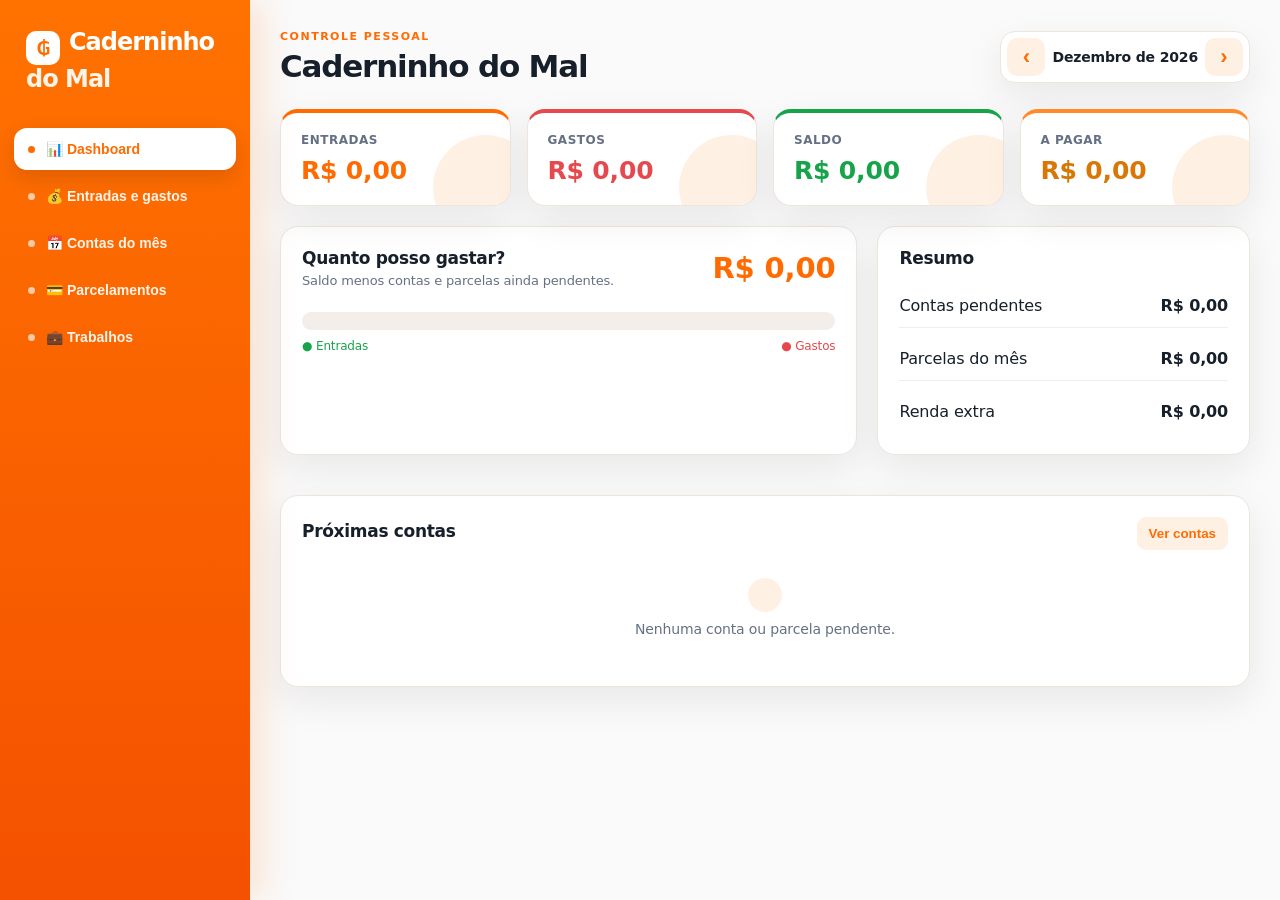
<file: index.html>
<!DOCTYPE html>
<html lang="pt-BR">
<head>
<meta charset="UTF-8">
<meta name="viewport" content="width=device-width, initial-scale=1.0">
<meta name="theme-color" content="#1677ff">
<meta name="description" content="Controle financeiro pessoal Caderninho do Mal">
<title>Caderninho do Mal</title>
<link rel="stylesheet" href="style.css">
</head>
<body>
<aside class="sidebar">
  <div class="brand">Caderninho<span> do Mal</span></div>
  <nav>
    <button class="nav active" data-view="dashboard">📊 Dashboard</button>
    <button class="nav" data-view="movimentacoes">💰 Entradas e gastos</button>
    <button class="nav" data-view="contas">📅 Contas do mês</button>
    <button class="nav" data-view="parcelas">💳 Parcelamentos</button>
    <button class="nav" data-view="trabalhos">💼 Trabalhos</button>
  </nav>
</aside>
<main>
<header class="topbar">
  <div><p class="eyebrow">Controle pessoal</p><h1>Caderninho do Mal</h1></div>
  <div class="month"><button id="prevMonth" aria-label="Mês anterior">‹</button><strong id="monthLabel"></strong><button id="nextMonth" aria-label="Próximo mês">›</button></div>
</header>

<section id="dashboard" class="view active">
  <div class="cards">
    <article><span>Entradas</span><strong id="income">R$ 0,00</strong></article>
    <article><span>Gastos</span><strong id="expense">R$ 0,00</strong></article>
    <article><span>Saldo</span><strong id="balance">R$ 0,00</strong></article>
    <article><span>A pagar</span><strong id="pending">R$ 0,00</strong></article>
  </div>
  <div class="grid">
    <section class="panel">
      <div class="panel-head"><div><h2>Quanto posso gastar?</h2><p>Saldo menos contas e parcelas ainda pendentes.</p></div><strong id="available" class="big">R$ 0,00</strong></div>
      <div class="bar"><i id="incomeBar"></i><b id="expenseBar"></b></div>
      <div class="legend"><span class="in">● Entradas</span><span class="out">● Gastos</span></div>
    </section>
    <section class="panel"><h2>Resumo</h2><div id="summary" class="summary"></div></section>
  </div>
  <section class="panel"><div class="panel-head"><h2>Próximas contas</h2><button class="link" data-view-target="contas">Ver contas</button></div><div id="nextBills"></div></section>
</section>

<section id="movimentacoes" class="view">
  <section class="panel">
    <div class="panel-head"><div><h2>Adicionar entrada ou gasto</h2><p>Registre tudo que entrou ou saiu do seu dinheiro.</p></div></div>
    <form id="movementForm" class="form">
      <select id="movementType"><option value="in">Entrada</option><option value="out">Gasto</option></select>
      <input id="movementDescription" placeholder="Ex.: Salário, mercado..." required>
      <input id="movementValue" type="number" min="0.01" step="0.01" placeholder="Valor" required>
      <input id="movementDate" type="date" required>
      <select id="movementCategory"><option>Salário</option><option>Trabalho</option><option>Alimentação</option><option>Transporte</option><option>Moradia</option><option>Lazer</option><option>Saúde</option><option>Outros</option></select>
      <select id="movementPayment"><option>Pix</option><option>Dinheiro</option><option>Débito</option><option>Crédito</option><option>Transferência</option></select>
      <button class="primary">Adicionar</button>
    </form>
  </section>
  <section class="panel"><h2>Lançamentos</h2><div id="movementList"></div></section>
</section>

<section id="contas" class="view">
  <section class="panel">
    <h2>Adicionar conta do mês</h2>
    <form id="billForm" class="form">
      <input id="billName" placeholder="Ex.: Internet" required>
      <input id="billValue" type="number" min="0.01" step="0.01" placeholder="Valor" required>
      <input id="billDate" type="date" required>
      <select id="billCategory"><option>Moradia</option><option>Internet</option><option>Energia</option><option>Água</option><option>Telefone</option><option>Transporte</option><option>Saúde</option><option>Outros</option></select>
      <label class="check"><input id="billRecurring" type="checkbox"> Repetir nos próximos meses</label>
      <button class="primary">Adicionar conta</button>
    </form>
  </section>
  <section class="panel"><h2>Contas de <span id="billMonth"></span></span></h2><div id="billList"></div></section>
</section>

<section id="parcelas" class="view">
  <section class="panel">
    <h2>Adicionar parcelamento</h2>
    <form id="installmentForm" class="form">
      <input id="installmentName" placeholder="Ex.: Celular" required>
      <select id="installmentMode" aria-label="Forma de informar o valor">
        <option value="total">Informar valor total</option>
        <option value="parcel">Informar somente o valor da parcela</option>
      </select>
      <div id="installmentTotalWrap">
        <input id="installmentTotal" type="number" min="0.01" step="0.01" placeholder="Valor total">
      </div>
      <div id="installmentValueWrap" hidden>
        <input id="installmentValue" type="number" min="0.01" step="0.01" placeholder="Valor da parcela">
      </div>
      <input id="installmentCount" type="number" min="2" max="60" placeholder="Nº de parcelas" required>
      <input id="installmentDate" type="date" required>
      <label class="check"><input id="installmentCredit" type="checkbox" checked> Cartão de crédito</label>
      <button class="primary">Criar parcelas</button>
    </form>
    <p class="form-hint">Você pode informar o valor total da compra ou somente o valor que será pago em cada parcela.</p>
  </section>
  <section class="panel"><h2>Parcelas do mês</h2><div id="installmentList"></div></section>
</section>

<section id="trabalhos" class="view">
  <section class="panel">
    <h2>Adicionar trabalho / renda extra</h2>
    <form id="jobForm" class="form">
      <input id="jobName" placeholder="Ex.: Formatação de notebook" required>
      <input id="jobValue" type="number" min="0.01" step="0.01" placeholder="Valor recebido" required>
      <input id="jobDate" type="date" required>
      <button class="primary">Registrar trabalho</button>
    </form>
  </section>
  <section class="panel"><h2>Trabalhos do mês</h2><div id="jobList"></div></section>
</section>
<div id="toast" role="status" aria-live="polite"></div>
</main>
<script src="script.js"></script>
</body>
</html>
</file>
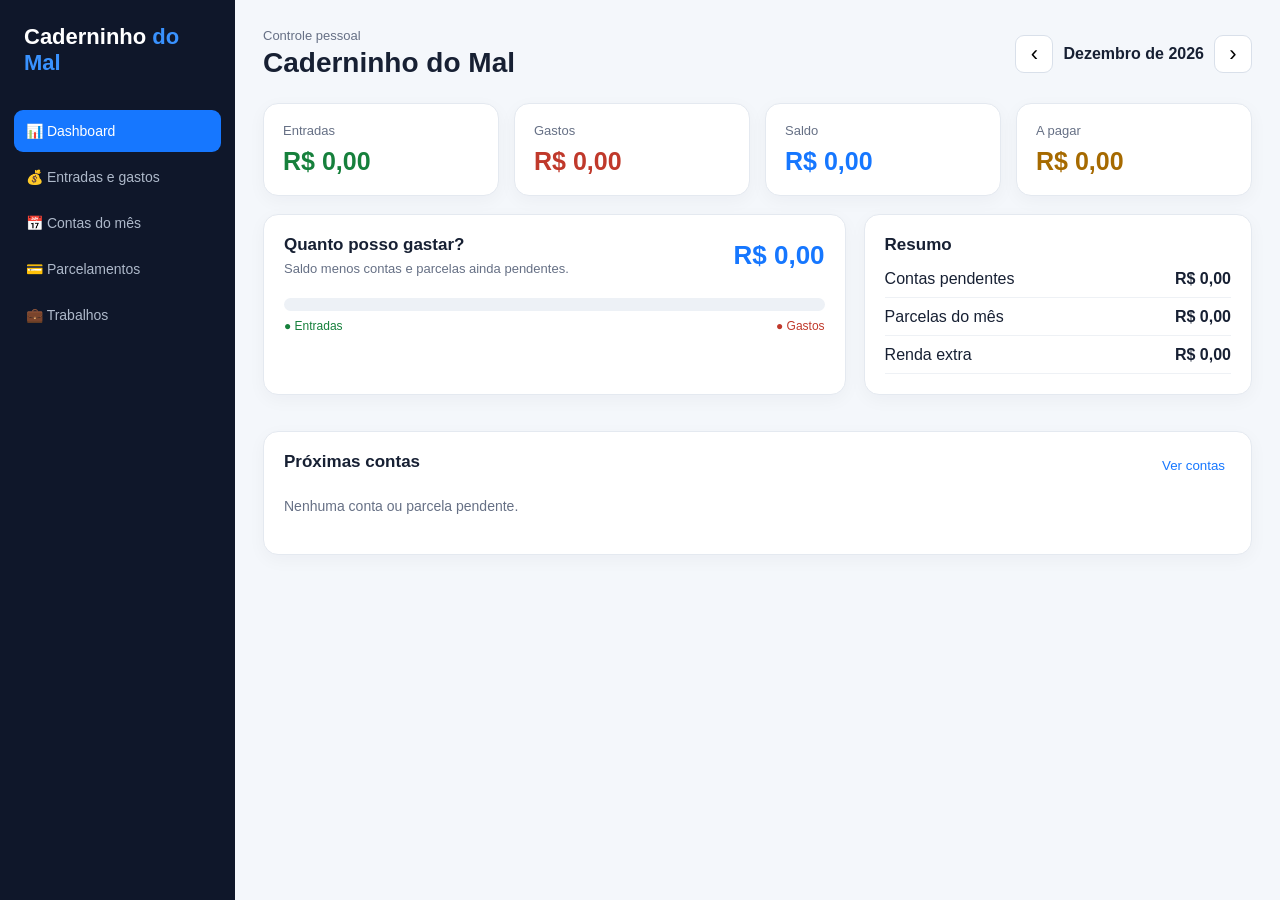
<file: financeiro-pessoal/index.html>
<!DOCTYPE html>
<html lang="pt-BR">
<head>
<meta charset="UTF-8">
<meta name="viewport" content="width=device-width, initial-scale=1.0">
<meta name="theme-color" content="#1677ff">
<title>Caderninho do Mal</title>
<link rel="stylesheet" href="style.css">
</head>
<body>
<aside class="sidebar">
  <div class="brand">Caderninho<span> do Mal</span></div>
  <nav>
    <button class="nav active" data-view="dashboard">📊 Dashboard</button>
    <button class="nav" data-view="movimentacoes">💰 Entradas e gastos</button>
    <button class="nav" data-view="contas">📅 Contas do mês</button>
    <button class="nav" data-view="parcelas">💳 Parcelamentos</button>
    <button class="nav" data-view="trabalhos">💼 Trabalhos</button>
  </nav>
</aside>

<main>
<header class="topbar">
  <div><p class="eyebrow">Controle pessoal</p><h1>Caderninho do Mal</h1></div>
  <div class="month"><button id="prevMonth">‹</button><strong id="monthLabel"></strong><button id="nextMonth">›</button></div>
</header>

<section id="dashboard" class="view active">
  <div class="cards">
    <article><span>Entradas</span><strong id="income">R$ 0,00</strong></article>
    <article><span>Gastos</span><strong id="expense">R$ 0,00</strong></article>
    <article><span>Saldo</span><strong id="balance">R$ 0,00</strong></article>
    <article><span>A pagar</span><strong id="pending">R$ 0,00</strong></article>
  </div>
  <div class="grid">
    <section class="panel">
      <div class="panel-head"><div><h2>Quanto posso gastar?</h2><p>Saldo menos contas e parcelas ainda pendentes.</p></div><strong id="available" class="big">R$ 0,00</strong></div>
      <div class="bar"><i id="incomeBar"></i><b id="expenseBar"></b></div>
      <div class="legend"><span class="in">● Entradas</span><span class="out">● Gastos</span></div>
    </section>
    <section class="panel"><h2>Resumo</h2><div id="summary" class="summary"></div></section>
  </div>
  <section class="panel"><div class="panel-head"><h2>Próximas contas</h2><button class="link" data-view-target="contas">Ver contas</button></div><div id="nextBills"></div></section>
</section>

<section id="movimentacoes" class="view">
  <section class="panel">
    <div class="panel-head"><div><h2>Adicionar entrada ou gasto</h2><p>Registre tudo que entrou ou saiu do seu dinheiro.</p></div></div>
    <form id="movementForm" class="form">
      <select id="movementType"><option value="in">Entrada</option><option value="out">Gasto</option></select>
      <input id="movementDescription" placeholder="Ex.: Salário, mercado..." required>
      <input id="movementValue" type="number" min="0.01" step="0.01" placeholder="Valor" required>
      <input id="movementDate" type="date" required>
      <select id="movementCategory"><option>Salário</option><option>Trabalho</option><option>Alimentação</option><option>Transporte</option><option>Moradia</option><option>Lazer</option><option>Saúde</option><option>Outros</option></select>
      <select id="movementPayment"><option>Pix</option><option>Dinheiro</option><option>Débito</option><option>Crédito</option><option>Transferência</option></select>
      <button class="primary">Adicionar</button>
    </form>
  </section>
  <section class="panel"><h2>Lançamentos</h2><div id="movementList"></div></section>
</section>

<section id="contas" class="view">
  <section class="panel">
    <h2>Adicionar conta do mês</h2>
    <form id="billForm" class="form">
      <input id="billName" placeholder="Ex.: Internet" required>
      <input id="billValue" type="number" min="0.01" step="0.01" placeholder="Valor" required>
      <input id="billDate" type="date" required>
      <select id="billCategory"><option>Moradia</option><option>Internet</option><option>Energia</option><option>Água</option><option>Telefone</option><option>Transporte</option><option>Saúde</option><option>Outros</option></select>
      <label class="check"><input id="billRecurring" type="checkbox"> Repetir nos próximos meses</label>
      <button class="primary">Adicionar conta</button>
    </form>
  </section>
  <section class="panel"><h2>Contas de <span id="billMonth"></span></h2><div id="billList"></div></section>
</section>

<section id="parcelas" class="view">
  <section class="panel">
    <h2>Adicionar parcelamento</h2>
    <form id="installmentForm" class="form">
      <input id="installmentName" placeholder="Ex.: Celular" required>
      <select id="installmentMode" aria-label="Forma de informar o valor">
        <option value="total">Informar valor total</option>
        <option value="parcel">Informar somente o valor da parcela</option>
      </select>
      <div id="installmentTotalWrap">
        <input id="installmentTotal" type="number" min="0.01" step="0.01" placeholder="Valor total">
      </div>
      <div id="installmentValueWrap" hidden>
        <input id="installmentValue" type="number" min="0.01" step="0.01" placeholder="Valor da parcela">
      </div>
      <input id="installmentCount" type="number" min="2" max="60" placeholder="Nº de parcelas" required>
      <input id="installmentDate" type="date" required>
      <label class="check"><input id="installmentCredit" type="checkbox" checked> Cartão de crédito</label>
      <button class="primary">Criar parcelas</button>
    </form>
    <p class="form-hint">Você pode informar o valor total da compra ou somente o valor que será pago em cada parcela.</p>
  </section>
  <section class="panel"><h2>Parcelas do mês</h2><div id="installmentList"></div></section>
</section>

<section id="trabalhos" class="view">
  <section class="panel">
    <h2>Adicionar trabalho / renda extra</h2>
    <form id="jobForm" class="form">
      <input id="jobName" placeholder="Ex.: Formatação de notebook" required>
      <input id="jobValue" type="number" min="0.01" step="0.01" placeholder="Valor recebido" required>
      <input id="jobDate" type="date" required>
      <button class="primary">Registrar trabalho</button>
    </form>
  </section>
  <section class="panel"><h2>Trabalhos do mês</h2><div id="jobList"></div></section>
</section>
<div id="toast" role="status" aria-live="polite"></div>
</main>
<script src="script.js"></script>
</body>
</html>
</file>
<file: style.css>
*{box-sizing:border-box}
:root{--orange:#ff6b00;--orange2:#ff8a2a;--orange3:#fff0e4;--orange4:#fff8f3;--ink:#17202a;--muted:#667085;--line:#eee5dd;--white:#fff;--green:#16a34a;--red:#e5484d;--shadow:0 14px 38px rgba(43,30,20,.08);--shadow2:0 5px 18px rgba(255,107,0,.16)}
html{scroll-behavior:smooth}body{margin:0;background:#fafafa;color:var(--ink);font-family:Inter,ui-sans-serif,system-ui,-apple-system,BlinkMacSystemFont,"Segoe UI",Arial,sans-serif;letter-spacing:-.01em}
.sidebar{position:fixed;inset:0 auto 0 0;width:250px;background:linear-gradient(180deg,#ff7200 0%,#f45100 100%);color:#fff;padding:24px 14px;box-shadow:10px 0 35px rgba(255,107,0,.18);z-index:10}
.brand{font-size:24px;font-weight:900;padding:4px 12px 30px;letter-spacing:-1px}.brand:before{content:"₲";display:inline-flex;width:34px;height:34px;align-items:center;justify-content:center;margin-right:9px;background:#fff;color:var(--orange);border-radius:10px;vertical-align:-5px;font-size:20px}.brand span{color:#fff4ea}
.nav{display:flex;align-items:center;width:100%;border:0;background:transparent;color:#fff4eb;text-align:left;padding:13px 14px;margin:5px 0;border-radius:13px;cursor:pointer;font-size:14px;font-weight:700;transition:.2s}.nav:before{content:"";width:7px;height:7px;border-radius:50%;background:currentColor;margin-right:11px;opacity:.7}.nav:hover{background:rgba(255,255,255,.15);transform:translateX(2px)}.nav.active{background:#fff;color:var(--orange);box-shadow:0 8px 20px rgba(0,0,0,.12)}.nav.active:before{opacity:1}
main{margin-left:250px;padding:30px;max-width:1600px}.topbar{display:flex;justify-content:space-between;align-items:center;gap:18px;margin-bottom:25px}.eyebrow{margin:0 0 5px;color:var(--orange);font-size:11px;font-weight:900;text-transform:uppercase;letter-spacing:1.5px}.topbar h1{margin:0;font-size:31px;letter-spacing:-1.2px}.month{display:flex;align-items:center;gap:7px;background:#fff;padding:6px;border:1px solid var(--line);border-radius:15px;box-shadow:var(--shadow)}.month strong{min-width:130px;text-align:center;font-size:14px}.month button{width:38px;height:38px;border:0;background:var(--orange3);color:var(--orange);border-radius:10px;font-size:22px;cursor:pointer;font-weight:900;transition:.2s}.month button:hover{background:var(--orange);color:#fff}
.cards{display:grid;grid-template-columns:repeat(4,1fr);gap:16px;margin-bottom:20px}.cards article{position:relative;overflow:hidden;background:#fff;border:1px solid var(--line);border-radius:18px;padding:20px;box-shadow:var(--shadow);transition:.2s}.cards article:hover{transform:translateY(-2px);box-shadow:0 18px 42px rgba(43,30,20,.11)}.cards article:after{content:"";position:absolute;right:-28px;bottom:-35px;width:105px;height:105px;border-radius:50%;background:var(--orange3)}.cards span{display:block;color:var(--muted);font-size:12px;font-weight:800;text-transform:uppercase;letter-spacing:.5px;margin-bottom:9px}.cards strong{font-size:25px;position:relative;z-index:1}.cards article:nth-child(1){border-top:4px solid var(--orange)}.cards article:nth-child(2){border-top:4px solid var(--red)}.cards article:nth-child(3){border-top:4px solid var(--green)}.cards article:nth-child(4){border-top:4px solid var(--orange2)}.cards article:nth-child(1) strong{color:var(--orange)}.cards article:nth-child(2) strong{color:var(--red)}.cards article:nth-child(3) strong{color:var(--green)}.cards article:nth-child(4) strong{color:#d97706}
.grid{display:grid;grid-template-columns:1.55fr 1fr;gap:20px;margin-bottom:20px}.panel{background:#fff;border:1px solid var(--line);border-radius:18px;box-shadow:var(--shadow);padding:21px;margin-bottom:20px}.panel h2{font-size:17px;margin:0 0 5px;letter-spacing:-.3px}.panel p{margin:0;color:var(--muted);font-size:13px}.panel-head{display:flex;justify-content:space-between;align-items:center;gap:15px}.big{font-size:29px;font-weight:900;color:var(--orange)}.bar{height:18px;background:#f3eee9;border-radius:30px;overflow:hidden;display:flex;margin-top:24px}.bar i{background:linear-gradient(90deg,#ff6b00,#ff9f43);height:100%}.bar b{background:#e5484d;height:100%}.legend{display:flex;justify-content:space-between;font-size:12px;color:var(--muted);margin-top:9px}.in{color:var(--green)}.out{color:var(--red)}.summary{display:grid;gap:9px;margin-top:16px}.summary div{display:flex;justify-content:space-between;padding:12px 0;border-bottom:1px solid #f2ede8}.summary div:last-child{border-bottom:0}.view{display:none}.view.active{display:block}
.form{display:grid;grid-template-columns:repeat(4,minmax(0,1fr));gap:11px;margin-top:17px}.form input,.form select{width:100%;height:46px;border:1px solid #ddd5ce;border-radius:11px;padding:0 12px;background:#fff;color:var(--ink);font-size:14px;outline:none;transition:.2s}.form input::placeholder{color:#98a2b3}.form input:focus,.form select:focus{border-color:var(--orange);box-shadow:0 0 0 4px #ff6b0015}.primary{height:46px;border:0;border-radius:11px;background:linear-gradient(135deg,#ff6b00,#ff8a2a);color:#fff;font-weight:900;cursor:pointer;padding:0 17px;box-shadow:var(--shadow2);transition:.2s}.primary:hover{transform:translateY(-1px);filter:saturate(1.08)}.check{display:flex;align-items:center;gap:8px;font-size:13px;color:#475467;background:var(--orange3);border-radius:11px;padding:0 12px}.check input{width:auto}.item{display:flex;justify-content:space-between;align-items:center;gap:15px;padding:15px 4px;border-bottom:1px solid #f1ece8}.item:last-child{border-bottom:0}.item small{display:block;color:var(--muted);margin-top:5px}.amount{font-weight:900}.amount.in{color:var(--green)}.amount.out{color:var(--red)}.badge{font-size:11px;font-weight:900;padding:6px 9px;border-radius:20px;background:#fff3d6;color:#9a6700}.badge.paid{background:#dcfce7;color:#15803d}.actions{display:flex;align-items:center;gap:8px}.mini{border:1px solid #e5dcd4;background:#fff;border-radius:9px;padding:8px 10px;cursor:pointer;font-size:12px;font-weight:700;color:#475467;transition:.2s}.mini:hover{border-color:var(--orange);color:var(--orange);background:var(--orange3)}.link{border:0;background:var(--orange3);color:var(--orange);cursor:pointer;font-weight:900;border-radius:9px;padding:9px 12px}.empty{padding:28px 0;color:var(--muted);font-size:14px;text-align:center}.empty:before{content:"";display:block;width:34px;height:34px;border-radius:50%;background:var(--orange3);margin:0 auto 9px}
#toast{position:fixed;right:22px;bottom:22px;background:#1f2937;color:#fff;padding:13px 17px;border-radius:11px;opacity:0;transform:translateY(10px);transition:.2s;pointer-events:none;box-shadow:0 10px 30px #0002;z-index:30}#toast.show{opacity:1;transform:translateY(0)}
@media(max-width:1050px){.sidebar{position:static;width:100%;height:auto;padding:15px}.brand{padding-bottom:15px}.sidebar nav{display:flex;overflow:auto;gap:5px}.nav{min-width:max-content;width:auto}.sidebar+main{margin-left:0}.cards{grid-template-columns:repeat(2,1fr)}.grid{grid-template-columns:1fr}.form{grid-template-columns:repeat(2,1fr)}main{padding:22px}}
@media(max-width:620px){main{padding:15px}.topbar{align-items:flex-start;flex-direction:column}.topbar h1{font-size:24px}.month{width:100%;justify-content:space-between}.cards{grid-template-columns:1fr 1fr;gap:10px}.cards article{padding:15px}.cards strong{font-size:19px}.form{grid-template-columns:1fr}.panel{padding:16px}.item{align-items:flex-start;flex-direction:column}.item .actions{width:100%;flex-wrap:wrap}}
</file>
<file: financeiro-pessoal/style.css>
*{box-sizing:border-box}body{margin:0;background:#f4f7fb;color:#172033;font-family:Inter,Arial,sans-serif}.sidebar{position:fixed;inset:0 auto 0 0;width:235px;background:#0f172a;color:#fff;padding:24px 14px}.brand{font-size:22px;font-weight:800;padding:0 10px 30px}.brand span{color:#3992ff}.nav{display:block;width:100%;border:0;background:transparent;color:#aeb9ca;text-align:left;padding:13px 12px;margin:4px 0;border-radius:9px;cursor:pointer;font-size:14px}.nav:hover,.nav.active{background:#1677ff;color:#fff}main{margin-left:235px;padding:28px;max-width:1500px}.topbar{display:flex;justify-content:space-between;align-items:center;gap:16px;margin-bottom:24px}.eyebrow{margin:0 0 4px;color:#667085;font-size:13px}.topbar h1{margin:0;font-size:28px}.month{display:flex;align-items:center;gap:10px}.month button{width:38px;height:38px;border:1px solid #d9e0ea;background:#fff;border-radius:9px;font-size:22px;cursor:pointer}.cards{display:grid;grid-template-columns:repeat(4,1fr);gap:15px;margin-bottom:18px}.cards article,.panel{background:#fff;border:1px solid #e4e9f0;border-radius:15px;box-shadow:0 5px 18px #1720330a}.cards article{padding:19px}.cards span{display:block;color:#667085;font-size:13px;margin-bottom:9px}.cards strong{font-size:25px}.cards article:nth-child(1) strong{color:#16803c}.cards article:nth-child(2) strong{color:#c0392b}.cards article:nth-child(3) strong{color:#1677ff}.cards article:nth-child(4) strong{color:#a66a00}.grid{display:grid;grid-template-columns:1.5fr 1fr;gap:18px;margin-bottom:18px}.panel{padding:20px;margin-bottom:18px}.panel h2{font-size:17px;margin:0 0 6px}.panel p{margin:0;color:#667085;font-size:13px}.panel-head{display:flex;justify-content:space-between;align-items:center;gap:15px}.big{font-size:26px;color:#1677ff}.bar{height:13px;background:#edf1f6;border-radius:20px;overflow:hidden;display:flex;margin-top:22px}.bar i{background:#22a05a}.bar b{background:#e05252}.legend{display:flex;justify-content:space-between;font-size:12px;color:#667085;margin-top:8px}.in{color:#16803c}.out{color:#c0392b}.summary{display:grid;gap:10px;margin-top:15px}.summary div{display:flex;justify-content:space-between;padding-bottom:9px;border-bottom:1px solid #eef1f5}.view{display:none}.view.active{display:block}.form{display:grid;grid-template-columns:repeat(4,minmax(0,1fr));gap:11px;margin-top:16px}.form input,.form select{width:100%;height:44px;border:1px solid #d6dde7;border-radius:9px;padding:0 11px;background:#fff;font-size:14px}.primary{height:44px;border:0;border-radius:9px;background:#1677ff;color:#fff;font-weight:700;cursor:pointer;padding:0 16px}.primary:hover{background:#095dcc}.check{display:flex;align-items:center;gap:8px;font-size:13px;color:#475467}.check input{width:auto}.item{display:flex;justify-content:space-between;align-items:center;gap:15px;padding:13px 0;border-bottom:1px solid #edf0f4}.item:last-child{border-bottom:0}.item small{display:block;color:#667085;margin-top:4px}.amount.in{color:#16803c}.amount.out{color:#c0392b}.badge{font-size:11px;padding:5px 8px;border-radius:20px;background:#fff3d6;color:#9a6700}.badge.paid{background:#dcfce7;color:#15803d}.actions{display:flex;gap:8px}.mini{border:1px solid #d8dee8;background:#fff;border-radius:7px;padding:7px 9px;cursor:pointer;font-size:12px}.link{border:0;background:none;color:#1677ff;cursor:pointer}.empty{padding:20px 0;color:#667085;font-size:14px}#toast{position:fixed;right:22px;bottom:22px;background:#101828;color:#fff;padding:12px 16px;border-radius:9px;opacity:0;transform:translateY(10px);transition:.2s;pointer-events:none}#toast.show{opacity:1;transform:translateY(0)}@media(max-width:1000px){.sidebar{position:static;width:100%;height:auto}.brand{padding-bottom:15px}.sidebar nav{display:flex;overflow:auto;gap:4px}.nav{min-width:max-content;width:auto}.sidebar+main{margin-left:0}.cards{grid-template-columns:repeat(2,1fr)}.grid{grid-template-columns:1fr}.form{grid-template-columns:repeat(2,1fr)}}@media(max-width:600px){main{padding:15px}.topbar{align-items:flex-start;flex-direction:column}.cards{grid-template-columns:1fr 1fr}.cards strong{font-size:19px}.form{grid-template-columns:1fr}.panel{padding:15px}.item{align-items:flex-start;flex-direction:column}.item .actions{width:100%}}
</file>
